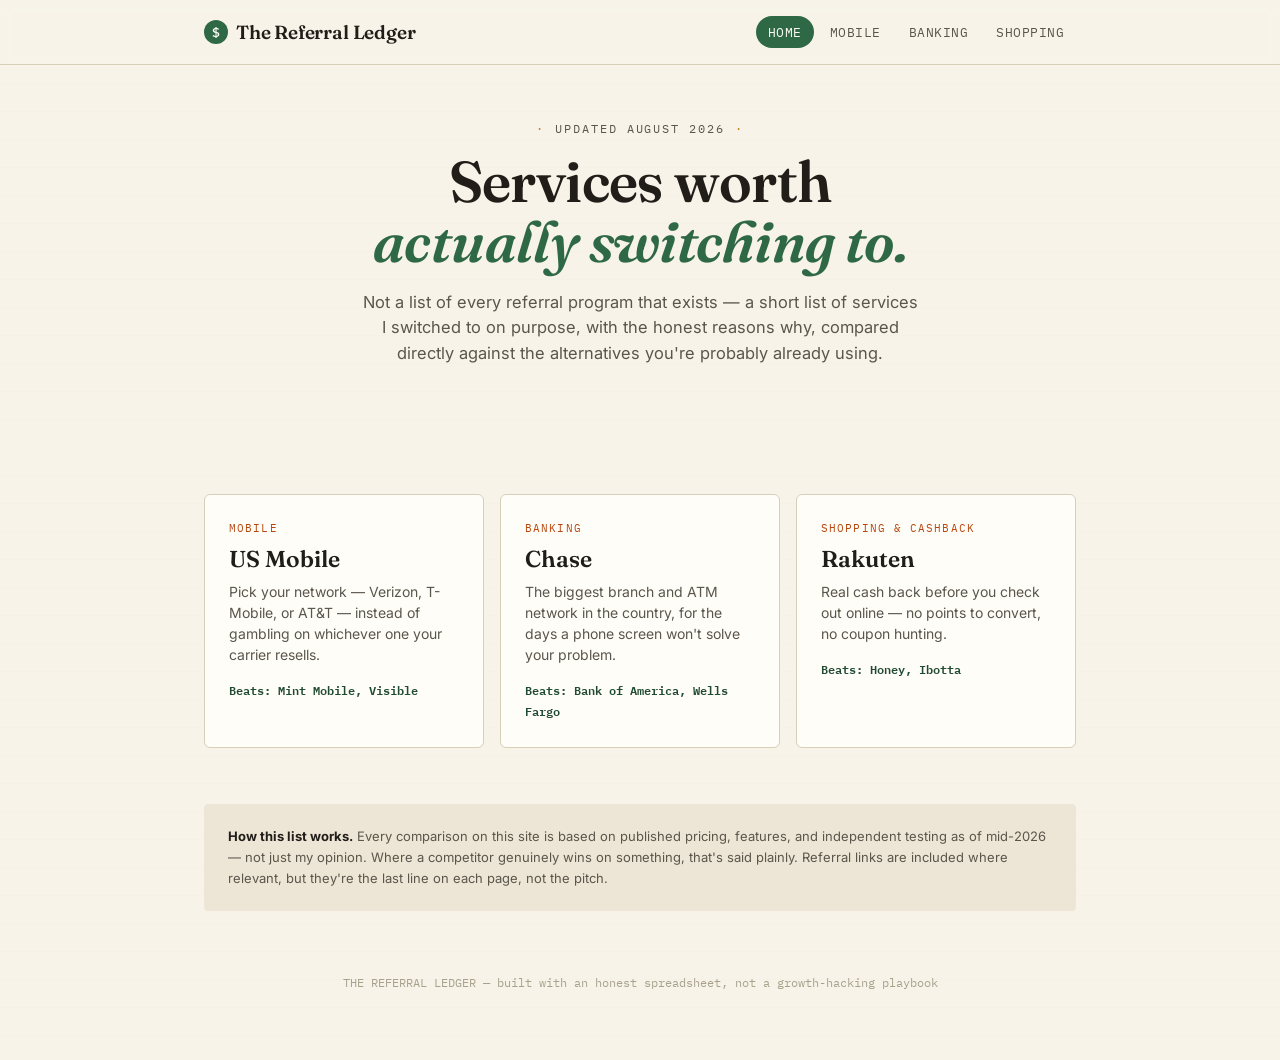
<file: index.html>
<!DOCTYPE html>
<html lang="en">
<head>
<meta charset="UTF-8">
<meta name="viewport" content="width=device-width, initial-scale=1.0">
<title>The Referral Ledger — Services worth switching to</title>
<meta name="description" content="Honest, side-by-side reasons to choose these services over their competitors — organized by category, with a referral link if you decide to switch.">
<link rel="stylesheet" href="styles.css">
</head>
<body>

<nav class="nav">
  <div class="nav-inner">
    <a href="index.html" class="logo">The Referral Ledger</a>
    <div class="nav-links">
      <a href="index.html" class="current">Home</a>
      <a href="mobile.html">Mobile</a>
      <a href="banking.html">Banking</a>
      <a href="shopping.html">Shopping</a>
    </div>
  </div>
</nav>

<div class="hero">
  <div class="eyebrow">Updated August 2026</div>
  <h1>Services worth<br><em>actually switching to.</em></h1>
  <p class="subhead">Not a list of every referral program that exists — a short list of services I switched to on purpose, with the honest reasons why, compared directly against the alternatives you're probably already using.</p>
</div>

<div class="tear"></div>

<div class="wrap">

  <div class="cat-grid">

    <a href="mobile.html" class="cat-card">
      <span class="cat-icon">Mobile</span>
      <h3>US Mobile</h3>
      <p>Pick your network — Verizon, T-Mobile, or AT&T — instead of gambling on whichever one your carrier resells.</p>
      <span class="cat-best">Beats: Mint Mobile, Visible</span>
    </a>

    <a href="banking.html" class="cat-card">
      <span class="cat-icon">Banking</span>
      <h3>Chase</h3>
      <p>The biggest branch and ATM network in the country, for the days a phone screen won't solve your problem.</p>
      <span class="cat-best">Beats: Bank of America, Wells Fargo</span>
    </a>

    <a href="shopping.html" class="cat-card">
      <span class="cat-icon">Shopping &amp; cashback</span>
      <h3>Rakuten</h3>
      <p>Real cash back before you check out online — no points to convert, no coupon hunting.</p>
      <span class="cat-best">Beats: Honey, Ibotta</span>
    </a>

  </div>

  <div class="fine-print">
    <strong>How this list works.</strong> Every comparison on this site is based on published pricing, features, and independent testing as of mid-2026 — not just my opinion. Where a competitor genuinely wins on something, that's said plainly. Referral links are included where relevant, but they're the last line on each page, not the pitch.
  </div>

</div>

<footer>
  THE REFERRAL LEDGER — built with an honest spreadsheet, not a growth-hacking playbook
</footer>

</body>
</html>
</file>
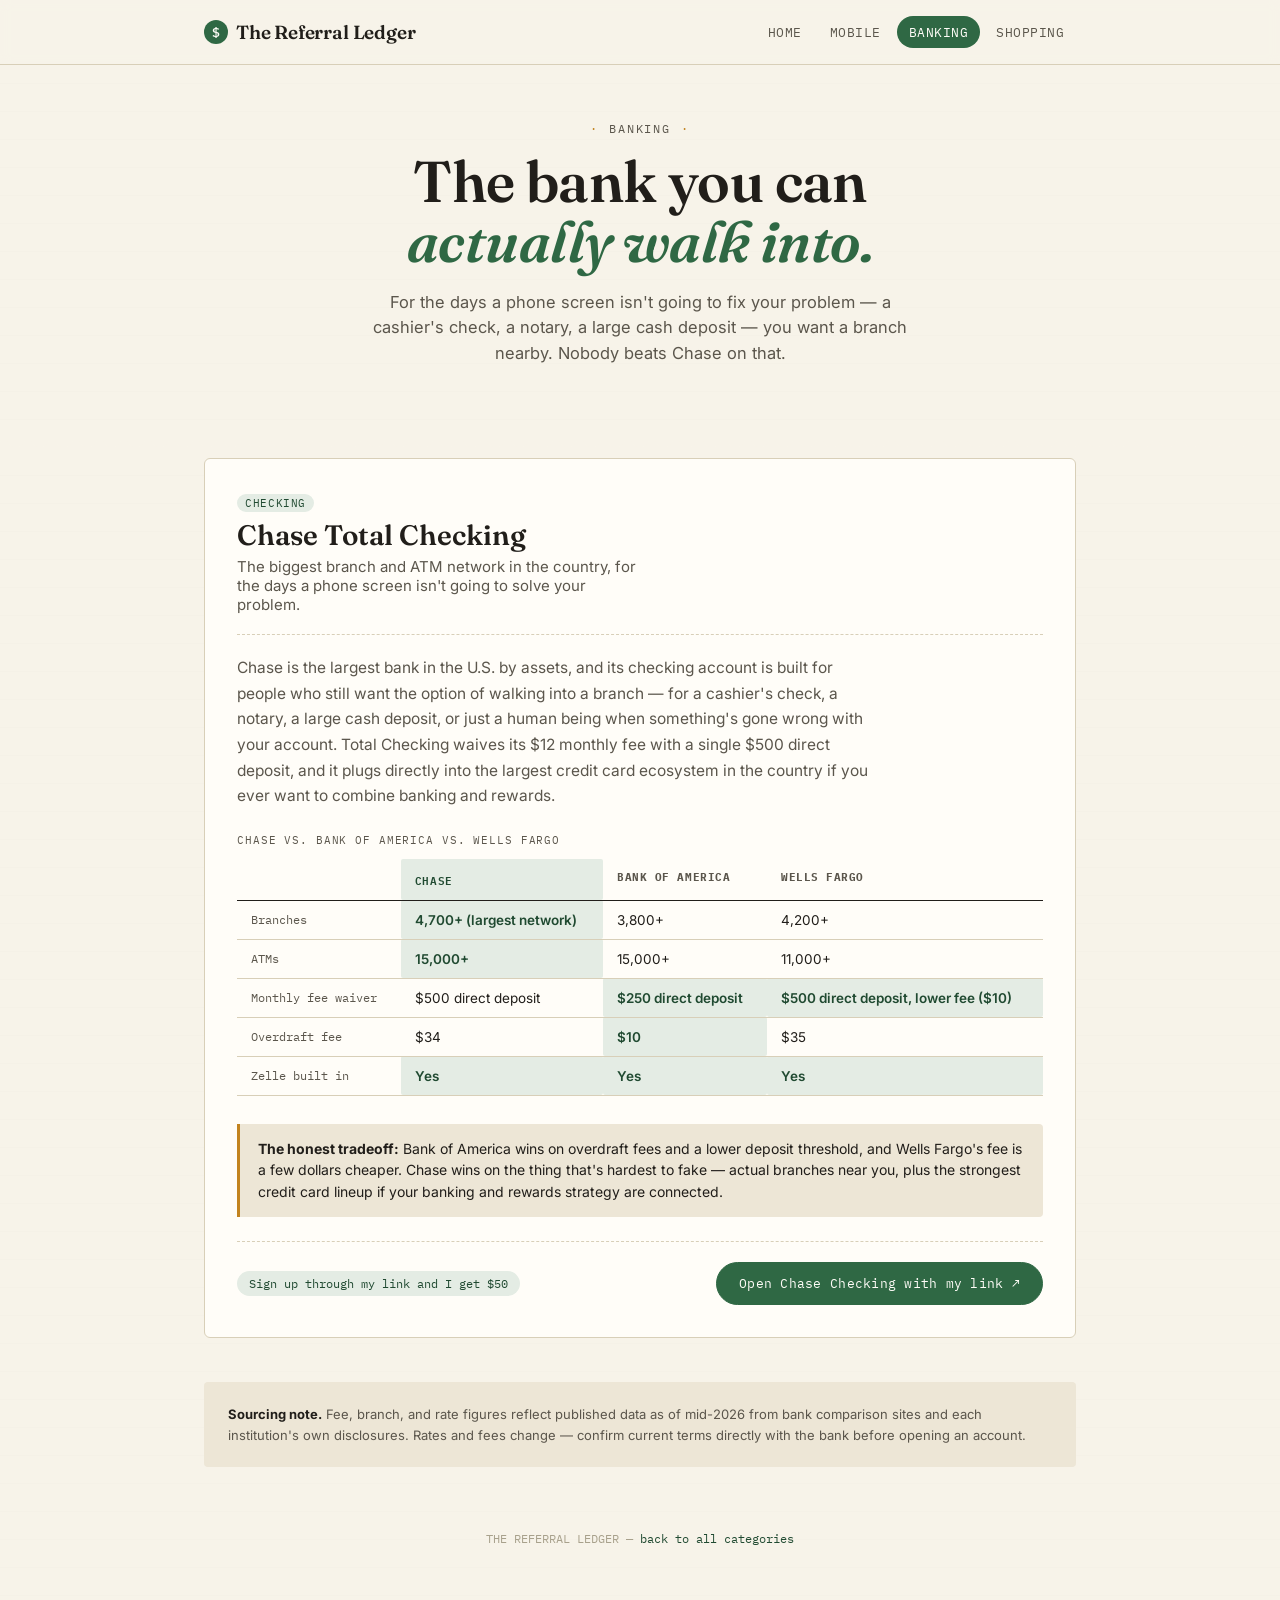
<file: banking.html>
<!DOCTYPE html>
<html lang="en">
<head>
<meta charset="UTF-8">
<meta name="viewport" content="width=device-width, initial-scale=1.0">
<title>Chase — Why It Beats Bank of America and Wells Fargo | The Referral Ledger</title>
<meta name="description" content="Why Chase Total Checking's branch and ATM network beats Bank of America and Wells Fargo.">
<link rel="stylesheet" href="styles.css">
</head>
<body>

<nav class="nav">
  <div class="nav-inner">
    <a href="index.html" class="logo">The Referral Ledger</a>
    <div class="nav-links">
      <a href="index.html">Home</a>
      <a href="mobile.html">Mobile</a>
      <a href="banking.html" class="current">Banking</a>
      <a href="shopping.html">Shopping</a>
    </div>
  </div>
</nav>

<div class="hero">
  <div class="eyebrow">Banking</div>
  <h1>The bank you can<br><em>actually walk into.</em></h1>
  <p class="subhead">For the days a phone screen isn't going to fix your problem — a cashier's check, a notary, a large cash deposit — you want a branch nearby. Nobody beats Chase on that.</p>
</div>

<div class="tear"></div>

<div class="wrap">

  <!-- CHASE -->
  <div class="offer-card">
    <div class="offer-top">
      <div class="offer-title-block">
        <span class="offer-tag">Checking</span>
        <h2>Chase Total Checking</h2>
        <p class="offer-tagline">The biggest branch and ATM network in the country, for the days a phone screen isn't going to solve your problem.</p>
      </div>
    </div>

    <p class="offer-intro">
      Chase is the largest bank in the U.S. by assets, and its checking account is built for people who still want the option of walking into a branch — for a cashier's check, a notary, a large cash deposit, or just a human being when something's gone wrong with your account. Total Checking waives its $12 monthly fee with a single $500 direct deposit, and it plugs directly into the largest credit card ecosystem in the country if you ever want to combine banking and rewards.
    </p>

    <div class="compare-heading">Chase vs. Bank of America vs. Wells Fargo</div>
    <div class="compare-table-wrap">
      <table class="compare-table">
        <thead>
          <tr><th></th><th class="win">Chase</th><th>Bank of America</th><th>Wells Fargo</th></tr>
        </thead>
        <tbody>
          <tr><td>Branches</td><td class="win">4,700+ (largest network)</td><td>3,800+</td><td>4,200+</td></tr>
          <tr><td>ATMs</td><td class="win">15,000+</td><td>15,000+</td><td>11,000+</td></tr>
          <tr><td>Monthly fee waiver</td><td>$500 direct deposit</td><td class="win">$250 direct deposit</td><td class="win">$500 direct deposit, lower fee ($10)</td></tr>
          <tr><td>Overdraft fee</td><td>$34</td><td class="win">$10</td><td>$35</td></tr>
          <tr><td>Zelle built in</td><td class="win">Yes</td><td class="win">Yes</td><td class="win">Yes</td></tr>
        </tbody>
      </table>
    </div>

    <div class="offer-verdict">
      <strong>The honest tradeoff:</strong> Bank of America wins on overdraft fees and a lower deposit threshold, and Wells Fargo's fee is a few dollars cheaper. Chase wins on the thing that's hardest to fake — actual branches near you, plus the strongest credit card lineup if your banking and rewards strategy are connected.
    </div>

    <div class="offer-cta-row">
      <div>
        <span class="perk-note">Sign up through my link and I get $50</span>
      </div>
      <a class="cta-btn" href="https://www.chase.com/" target="_blank" rel="noopener">Open Chase Checking with my link ↗</a>
    </div>
  </div>

  <div class="fine-print">
    <strong>Sourcing note.</strong> Fee, branch, and rate figures reflect published data as of mid-2026 from bank comparison sites and each institution's own disclosures. Rates and fees change — confirm current terms directly with the bank before opening an account.
  </div>

</div>

<footer>
  THE REFERRAL LEDGER — <a href="index.html">back to all categories</a>
</footer>

</body>
</html>
</file>
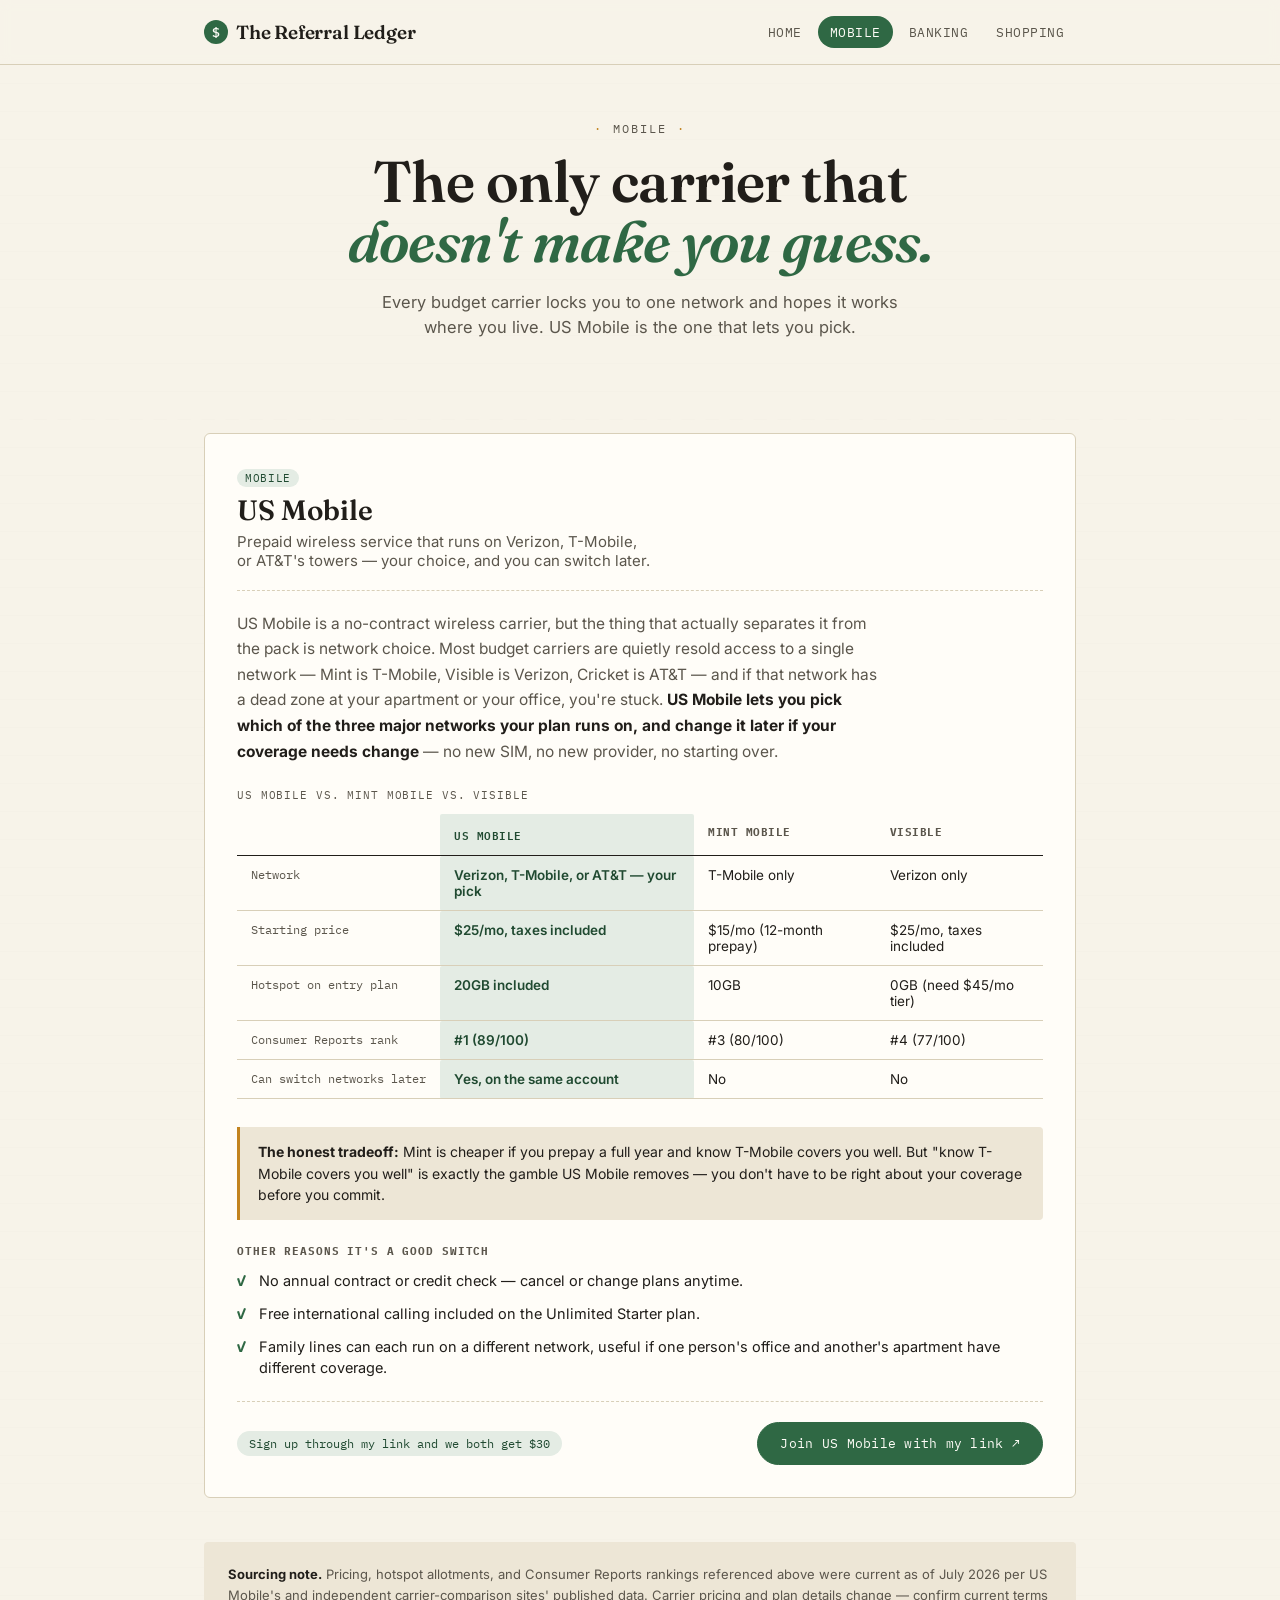
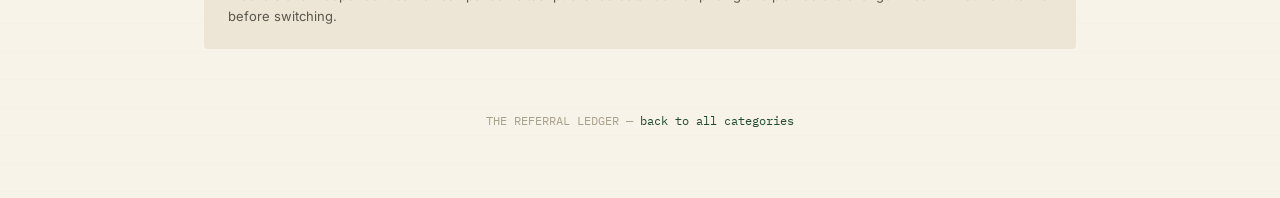
<file: mobile.html>
<!DOCTYPE html>
<html lang="en">
<head>
<meta charset="UTF-8">
<meta name="viewport" content="width=device-width, initial-scale=1.0">
<title>US Mobile — Why It Beats Mint and Visible | The Referral Ledger</title>
<meta name="description" content="US Mobile lets you choose the network — here's why that beats Mint Mobile and Visible.">
<link rel="stylesheet" href="styles.css">
</head>
<body>

<nav class="nav">
  <div class="nav-inner">
    <a href="index.html" class="logo">The Referral Ledger</a>
    <div class="nav-links">
      <a href="index.html">Home</a>
      <a href="mobile.html" class="current">Mobile</a>
      <a href="banking.html">Banking</a>
      <a href="shopping.html">Shopping</a>
    </div>
  </div>
</nav>

<div class="hero">
  <div class="eyebrow">Mobile</div>
  <h1>The only carrier that<br><em>doesn't make you guess.</em></h1>
  <p class="subhead">Every budget carrier locks you to one network and hopes it works where you live. US Mobile is the one that lets you pick.</p>
</div>

<div class="tear"></div>

<div class="wrap">

  <div class="offer-card">
    <div class="offer-top">
      <div class="offer-title-block">
        <span class="offer-tag">Mobile</span>
        <h2>US Mobile</h2>
        <p class="offer-tagline">Prepaid wireless service that runs on Verizon, T-Mobile, or AT&T's towers — your choice, and you can switch later.</p>
      </div>
    </div>

    <p class="offer-intro">
      US Mobile is a no-contract wireless carrier, but the thing that actually separates it from the pack is network choice. Most budget carriers are quietly resold access to a single network — Mint is T-Mobile, Visible is Verizon, Cricket is AT&T — and if that network has a dead zone at your apartment or your office, you're stuck. <strong>US Mobile lets you pick which of the three major networks your plan runs on, and change it later if your coverage needs change</strong> — no new SIM, no new provider, no starting over.
    </p>

    <div class="compare-heading">US Mobile vs. Mint Mobile vs. Visible</div>
    <div class="compare-table-wrap">
      <table class="compare-table">
        <thead>
          <tr><th></th><th class="win">US Mobile</th><th>Mint Mobile</th><th>Visible</th></tr>
        </thead>
        <tbody>
          <tr><td>Network</td><td class="win">Verizon, T-Mobile, or AT&T — your pick</td><td>T-Mobile only</td><td>Verizon only</td></tr>
          <tr><td>Starting price</td><td class="win">$25/mo, taxes included</td><td>$15/mo (12-month prepay)</td><td>$25/mo, taxes included</td></tr>
          <tr><td>Hotspot on entry plan</td><td class="win">20GB included</td><td>10GB</td><td>0GB (need $45/mo tier)</td></tr>
          <tr><td>Consumer Reports rank</td><td class="win">#1 (89/100)</td><td>#3 (80/100)</td><td>#4 (77/100)</td></tr>
          <tr><td>Can switch networks later</td><td class="win">Yes, on the same account</td><td>No</td><td>No</td></tr>
        </tbody>
      </table>
    </div>

    <div class="offer-verdict">
      <strong>The honest tradeoff:</strong> Mint is cheaper if you prepay a full year and know T-Mobile covers you well. But "know T-Mobile covers you well" is exactly the gamble US Mobile removes — you don't have to be right about your coverage before you commit.
    </div>

    <div class="offer-reasons">
      <h4>Other reasons it's a good switch</h4>
      <ul>
        <li>No annual contract or credit check — cancel or change plans anytime.</li>
        <li>Free international calling included on the Unlimited Starter plan.</li>
        <li>Family lines can each run on a different network, useful if one person's office and another's apartment have different coverage.</li>
      </ul>
    </div>

    <div class="offer-cta-row">
      <div>
        <span class="perk-note">Sign up through my link and we both get $30</span>
      </div>
      <a class="cta-btn" href="https://www.usmobile.com/referrals?referrer=F7474722&name=Jie&utm_campaign=referrals_2026" target="_blank" rel="noopener">Join US Mobile with my link ↗</a>
    </div>
  </div>

  <div class="fine-print">
    <strong>Sourcing note.</strong> Pricing, hotspot allotments, and Consumer Reports rankings referenced above were current as of July 2026 per US Mobile's and independent carrier-comparison sites' published data. Carrier pricing and plan details change — confirm current terms before switching.
  </div>

</div>

<footer>
  THE REFERRAL LEDGER — <a href="index.html">back to all categories</a>
</footer>

</body>
</html>
</file>
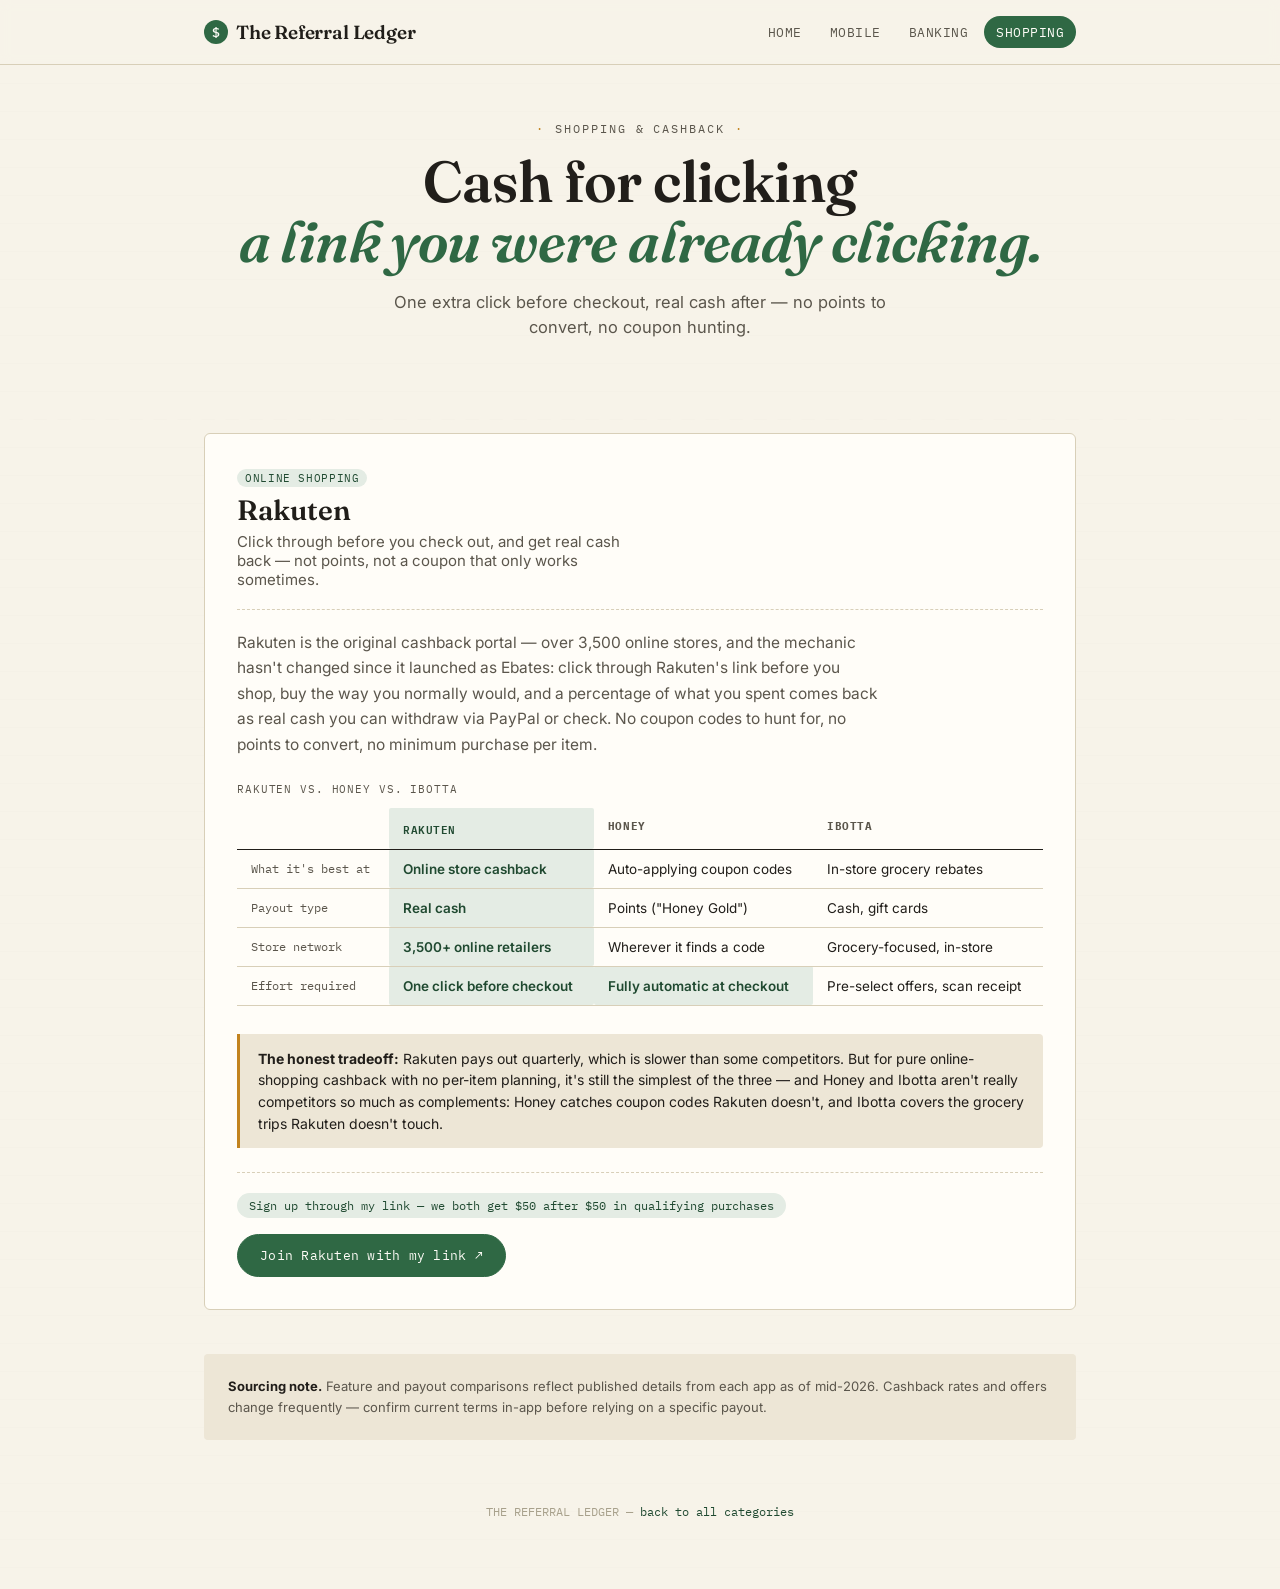
<file: shopping.html>
<!DOCTYPE html>
<html lang="en">
<head>
<meta charset="UTF-8">
<meta name="viewport" content="width=device-width, initial-scale=1.0">
<title>Rakuten — Why It Beats Honey and Ibotta | The Referral Ledger</title>
<meta name="description" content="Why Rakuten is the simplest real-cash option for online shopping cashback.">
<link rel="stylesheet" href="styles.css">
</head>
<body>

<nav class="nav">
  <div class="nav-inner">
    <a href="index.html" class="logo">The Referral Ledger</a>
    <div class="nav-links">
      <a href="index.html">Home</a>
      <a href="mobile.html">Mobile</a>
      <a href="banking.html">Banking</a>
      <a href="shopping.html" class="current">Shopping</a>
    </div>
  </div>
</nav>

<div class="hero">
  <div class="eyebrow">Shopping &amp; cashback</div>
  <h1>Cash for clicking<br><em>a link you were already clicking.</em></h1>
  <p class="subhead">One extra click before checkout, real cash after — no points to convert, no coupon hunting.</p>
</div>

<div class="tear"></div>

<div class="wrap">

  <!-- RAKUTEN -->
  <div class="offer-card">
    <div class="offer-top">
      <div class="offer-title-block">
        <span class="offer-tag">Online shopping</span>
        <h2>Rakuten</h2>
        <p class="offer-tagline">Click through before you check out, and get real cash back — not points, not a coupon that only works sometimes.</p>
      </div>
    </div>

    <p class="offer-intro">
      Rakuten is the original cashback portal — over 3,500 online stores, and the mechanic hasn't changed since it launched as Ebates: click through Rakuten's link before you shop, buy the way you normally would, and a percentage of what you spent comes back as real cash you can withdraw via PayPal or check. No coupon codes to hunt for, no points to convert, no minimum purchase per item.
    </p>

    <div class="compare-heading">Rakuten vs. Honey vs. Ibotta</div>
    <div class="compare-table-wrap">
      <table class="compare-table">
        <thead>
          <tr><th></th><th class="win">Rakuten</th><th>Honey</th><th>Ibotta</th></tr>
        </thead>
        <tbody>
          <tr><td>What it's best at</td><td class="win">Online store cashback</td><td>Auto-applying coupon codes</td><td>In-store grocery rebates</td></tr>
          <tr><td>Payout type</td><td class="win">Real cash</td><td>Points ("Honey Gold")</td><td>Cash, gift cards</td></tr>
          <tr><td>Store network</td><td class="win">3,500+ online retailers</td><td>Wherever it finds a code</td><td>Grocery-focused, in-store</td></tr>
          <tr><td>Effort required</td><td class="win">One click before checkout</td><td class="win">Fully automatic at checkout</td><td>Pre-select offers, scan receipt</td></tr>
        </tbody>
      </table>
    </div>

    <div class="offer-verdict">
      <strong>The honest tradeoff:</strong> Rakuten pays out quarterly, which is slower than some competitors. But for pure online-shopping cashback with no per-item planning, it's still the simplest of the three — and Honey and Ibotta aren't really competitors so much as complements: Honey catches coupon codes Rakuten doesn't, and Ibotta covers the grocery trips Rakuten doesn't touch.
    </div>

    <div class="offer-cta-row">
      <div>
        <span class="perk-note">Sign up through my link — we both get $50 after $50 in qualifying purchases</span>
      </div>
      <a class="cta-btn" href="https://www.rakuten.com/r/JZHFJM" target="_blank" rel="noopener">Join Rakuten with my link ↗</a>
    </div>
  </div>

  <div class="fine-print">
    <strong>Sourcing note.</strong> Feature and payout comparisons reflect published details from each app as of mid-2026. Cashback rates and offers change frequently — confirm current terms in-app before relying on a specific payout.
  </div>

</div>

<footer>
  THE REFERRAL LEDGER — <a href="index.html">back to all categories</a>
</footer>

</body>
</html>
</file>
<file: styles.css>
@import url('https://fonts.googleapis.com/css2?family=Fraunces:opsz,wght@9..144,400;9..144,500;9..144,600;9..144,700&family=IBM+Plex+Mono:wght@400;500;600&family=Inter:wght@400;500;600;700&display=swap');

:root{
  --paper:#F7F3E9;
  --paper-dark:#EDE6D6;
  --ink:#211E1A;
  --ink-soft:#5B564C;
  --green:#2F6844;
  --green-dark:#204A31;
  --green-pale:#E4ECE4;
  --amber:#C2831F;
  --amber-stamp:#B8460E;
  --line:#D8CFB8;
  --white:#FFFDF8;
}

*{box-sizing:border-box;margin:0;padding:0;}

body{
  background:var(--paper);
  color:var(--ink);
  font-family:'Inter',sans-serif;
  -webkit-font-smoothing:antialiased;
  background-image:
    repeating-linear-gradient(180deg, transparent, transparent 27px, rgba(0,0,0,0.018) 28px);
}

a{ color:inherit; }
::selection{ background:var(--amber); color:var(--white); }

.wrap{ max-width: 920px; margin:0 auto; padding:0 24px; }

/* ---------- NAV ---------- */
.nav{
  position:sticky; top:0; z-index:50;
  background: rgba(247,243,233,0.92);
  backdrop-filter: blur(6px);
  border-bottom:1px solid var(--line);
}
.nav-inner{
  max-width:920px; margin:0 auto; padding: 16px 24px;
  display:flex; align-items:center; justify-content:space-between;
  gap:16px; flex-wrap:wrap;
}
.logo{
  font-family:'Fraunces', serif;
  font-weight:600;
  font-size:19px;
  letter-spacing:-0.01em;
  text-decoration:none;
  display:flex; align-items:center; gap:8px;
}
.logo::before{
  content:"$";
  display:inline-flex; align-items:center; justify-content:center;
  width:24px; height:24px;
  background:var(--green);
  color:var(--white);
  border-radius:50%;
  font-family:'IBM Plex Mono', monospace;
  font-size:13px;
  font-weight:600;
}
.nav-links{ display:flex; gap:4px; flex-wrap:wrap; }
.nav-links a{
  font-family:'IBM Plex Mono', monospace;
  font-size:12.5px;
  letter-spacing:.04em;
  text-transform:uppercase;
  text-decoration:none;
  color:var(--ink-soft);
  padding:8px 12px;
  border-radius:999px;
  transition: all .15s ease;
}
.nav-links a:hover{ color:var(--green-dark); background:var(--green-pale); }
.nav-links a.current{ color:var(--white); background:var(--green); }

/* ---------- HERO ---------- */
.hero{
  padding: 56px 24px 34px;
  text-align:center;
}
.eyebrow{
  font-family:'IBM Plex Mono', monospace;
  font-size:12px;
  letter-spacing:.16em;
  text-transform:uppercase;
  color:var(--ink-soft);
  margin-bottom:16px;
}
.eyebrow::before, .eyebrow::after{ content:"·"; margin:0 10px; color:var(--amber); }

h1{
  font-family:'Fraunces', serif;
  font-optical-sizing:auto;
  font-weight:600;
  font-size: clamp(2.1rem, 5.4vw, 3.6rem);
  line-height:1.04;
  letter-spacing:-0.01em;
}
h1 em{ font-style:italic; color:var(--green); }

.subhead{
  max-width:560px; margin: 18px auto 0;
  font-size:16.5px; line-height:1.55; color:var(--ink-soft);
}

.tear{
  height:20px; margin-top:38px;
  background-image: radial-gradient(circle at 12px 0, transparent 9px, var(--paper) 9.5px);
  background-size: 24px 20px;
  background-repeat: repeat-x;
  background-position: center top;
}

/* ---------- CATEGORY GRID (home page) ---------- */
.cat-grid{
  display:grid;
  grid-template-columns: repeat(auto-fit, minmax(240px, 1fr));
  gap:16px;
  margin: 36px 0 56px;
}
.cat-card{
  display:block;
  text-decoration:none;
  background: var(--white);
  border:1px solid var(--line);
  border-radius:6px;
  padding: 26px 24px;
  transition: all .18s ease;
  position:relative;
  overflow:hidden;
}
.cat-card:hover{
  border-color: var(--green);
  transform: translateY(-3px);
  box-shadow: 0 16px 30px -18px rgba(33,30,26,0.35);
}
.cat-card .cat-icon{
  font-family:'IBM Plex Mono', monospace;
  font-size:11px;
  letter-spacing:.1em;
  text-transform:uppercase;
  color:var(--amber-stamp);
  margin-bottom:10px;
  display:block;
}
.cat-card h3{
  font-family:'Fraunces', serif;
  font-weight:600;
  font-size:23px;
  margin-bottom:8px;
}
.cat-card p{
  font-size:14px;
  color:var(--ink-soft);
  line-height:1.5;
  margin-bottom:14px;
}
.cat-card .cat-best{
  font-family:'IBM Plex Mono', monospace;
  font-size:12px;
  color:var(--green-dark);
  font-weight:600;
}
.cat-card .cat-count{
  position:absolute;
  top:20px; right:20px;
  font-family:'IBM Plex Mono', monospace;
  font-size:11px;
  color:#A8A18C;
}

/* ---------- TICKER ---------- */
.ticker{
  background: var(--ink);
  color: var(--paper);
  border-radius: 4px;
  padding: 20px 26px;
  display:flex; align-items:center; justify-content:space-between;
  gap:20px; flex-wrap:wrap;
  box-shadow: 0 14px 30px -14px rgba(33,30,26,0.45);
  margin: 30px 0;
}
.ticker-label{
  font-family:'IBM Plex Mono', monospace;
  font-size:11.5px; letter-spacing:.1em; text-transform:uppercase; color:#B8AF9B;
}
.ticker-label span{
  display:block; font-family:'Inter',sans-serif; font-size:14px;
  letter-spacing:0; text-transform:none; color:var(--paper); margin-top:4px;
}
.ticker-amount{
  font-family:'IBM Plex Mono', monospace;
  font-weight:600; font-size: clamp(1.9rem, 4.6vw, 2.6rem);
  color:#F4C874; font-variant-numeric: tabular-nums;
  transition: transform .18s ease;
}
.ticker-amount.bump{ transform: scale(1.06); }
.ticker-sub{ font-family:'IBM Plex Mono', monospace; font-size:11.5px; color:#8F8975; text-align:right; }

/* ---------- OFFER DETAIL CARDS ---------- */
.offer-card{
  background: var(--white);
  border:1px solid var(--line);
  border-radius:6px;
  padding: 32px;
  margin-bottom: 26px;
  position:relative;
}

.offer-top{
  display:flex; align-items:flex-start; justify-content:space-between;
  gap:20px; flex-wrap:wrap;
  border-bottom:1px dashed var(--line);
  padding-bottom:20px; margin-bottom:20px;
}
.offer-check{ display:flex; align-items:flex-start; gap:12px; }
.offer-check input{ width:18px; height:18px; accent-color:var(--green); cursor:pointer; margin-top:5px; }
.offer-title-block .offer-tag{
  font-family:'IBM Plex Mono', monospace;
  font-size:10.5px; letter-spacing:.06em; text-transform:uppercase;
  color:var(--green-dark); background:var(--green-pale);
  padding:2px 8px; border-radius:999px; display:inline-block; margin-bottom:8px;
}
.offer-title-block h2{
  font-family:'Fraunces', serif;
  font-weight:600; font-size:28px; line-height:1.1;
}
.offer-tagline{
  font-size:15px; color:var(--ink-soft); margin-top:6px; max-width:46ch;
}

.offer-numbers{ display:flex; gap:26px; flex-shrink:0; }
.offer-numbers .num{ text-align:right; }
.offer-numbers .num-label{
  display:block; font-family:'IBM Plex Mono', monospace;
  font-size:9.5px; letter-spacing:.08em; text-transform:uppercase; color:#A8A18C; margin-bottom:3px;
}
.offer-numbers .num-value{
  font-family:'IBM Plex Mono', monospace; font-variant-numeric: tabular-nums;
  font-weight:600; font-size:22px; color:var(--green-dark);
}
.offer-numbers .num-value.friend{ color:var(--ink-soft); font-weight:500; font-size:18px; }

.stamp-badge{
  position:absolute; top:-10px; left:28px;
  font-family:'IBM Plex Mono', monospace;
  font-size:10px; letter-spacing:.08em;
  color:var(--white); background:var(--amber-stamp);
  padding:4px 10px; border-radius:3px;
  transform: rotate(-3deg);
  box-shadow: 0 4px 10px -4px rgba(184,70,14,0.6);
}

.offer-body{ display:grid; grid-template-columns: 1.3fr 1fr; gap:32px; }

.offer-reasons h4, .offer-how h4{
  font-family:'IBM Plex Mono', monospace;
  font-size:11px; letter-spacing:.08em; text-transform:uppercase;
  color:var(--ink-soft); margin-bottom:12px;
}
.offer-reasons ul{ list-style:none; display:flex; flex-direction:column; gap:11px; }
.offer-reasons li{
  font-size:14.5px; line-height:1.5; padding-left:22px; position:relative;
}
.offer-reasons li::before{
  content:"✓"; position:absolute; left:0; top:0;
  color:var(--green); font-weight:700; font-family:'IBM Plex Mono', monospace;
}

.offer-how ol{ list-style:none; counter-reset: step; display:flex; flex-direction:column; gap:10px; }
.offer-how li{
  counter-increment: step;
  font-size:13.5px; line-height:1.5; color:var(--ink-soft);
  padding-left:26px; position:relative;
}
.offer-how li::before{
  content: counter(step);
  position:absolute; left:0; top:-1px;
  width:18px; height:18px;
  background: var(--paper-dark);
  border-radius:50%;
  display:flex; align-items:center; justify-content:center;
  font-family:'IBM Plex Mono', monospace; font-size:10.5px; color:var(--ink);
}

.offer-cta-row{
  margin-top:22px; padding-top:20px; border-top:1px dashed var(--line);
  display:flex; align-items:center; justify-content:space-between;
  gap:16px; flex-wrap:wrap;
}
.offer-terms{
  font-family:'IBM Plex Mono', monospace; font-size:11px; color:#9B9581; max-width:44ch;
}
.cta-btn{
  font-family:'IBM Plex Mono', monospace;
  font-size:13px; letter-spacing:.02em;
  text-decoration:none;
  color:var(--white); background:var(--green);
  padding:12px 22px; border-radius:999px;
  white-space:nowrap;
  transition: all .15s ease;
  border:1px solid var(--green);
}
.cta-btn:hover{ background:var(--green-dark); border-color:var(--green-dark); }

@media (max-width: 680px){
  .offer-body{ grid-template-columns: 1fr; }
  .offer-numbers{ gap:16px; }
  .offer-top{ flex-direction:column; }
}

/* ---------- INTRO + COMPARISON (v2 offer cards) ---------- */
.offer-intro{
  font-size:15.5px; line-height:1.65; color:var(--ink-soft);
  max-width:64ch; margin-bottom:24px;
}
.offer-intro strong{ color:var(--ink); }

.compare-heading{
  font-family:'IBM Plex Mono', monospace;
  font-size:11px; letter-spacing:.08em; text-transform:uppercase;
  color:var(--ink-soft); margin-bottom:12px;
}

.compare-table{
  width:100%;
  border-collapse:collapse;
  margin-bottom:22px;
  font-size:13.5px;
}
.compare-table th, .compare-table td{
  padding:11px 14px;
  border-bottom:1px solid var(--line);
  text-align:left;
  vertical-align:top;
}
.compare-table thead th{
  font-family:'IBM Plex Mono', monospace;
  font-size:10.5px; letter-spacing:.05em; text-transform:uppercase;
  color:var(--ink-soft);
  border-bottom:1.5px solid var(--ink);
}
.compare-table td:first-child, .compare-table th:first-child{
  color: var(--ink-soft);
  font-family:'IBM Plex Mono', monospace;
  font-size:12px;
  white-space:nowrap;
}
.compare-table td.win, .compare-table th.win{
  background: var(--green-pale);
  color: var(--green-dark);
  font-weight:600;
  border-radius:2px;
}
.compare-table-wrap{ overflow-x:auto; margin-bottom:6px; }

.offer-verdict{
  background: var(--paper-dark);
  border-left:3px solid var(--amber);
  padding:14px 18px;
  font-size:14px;
  line-height:1.55;
  border-radius:0 4px 4px 0;
  margin-bottom:24px;
}
.offer-verdict strong{ color:var(--ink); }

.perk-note{
  font-family:'IBM Plex Mono', monospace;
  font-size:12px;
  color:var(--green-dark);
  background: var(--green-pale);
  display:inline-block;
  padding:5px 12px;
  border-radius:999px;
  margin-bottom:0;
}

/* ---------- FINE PRINT / FOOTER ---------- */
.fine-print{
  margin: 44px 0 24px; padding: 22px 24px;
  background: var(--paper-dark); border-radius:4px;
  font-size:13px; line-height:1.6; color:var(--ink-soft);
}
.fine-print strong{ color:var(--ink); }

footer{
  text-align:center; padding: 40px 24px 70px;
  font-family:'IBM Plex Mono', monospace; font-size:12px; color:#A8A18C;
}
footer a{ color:var(--green-dark); text-decoration:none; }
</file>
